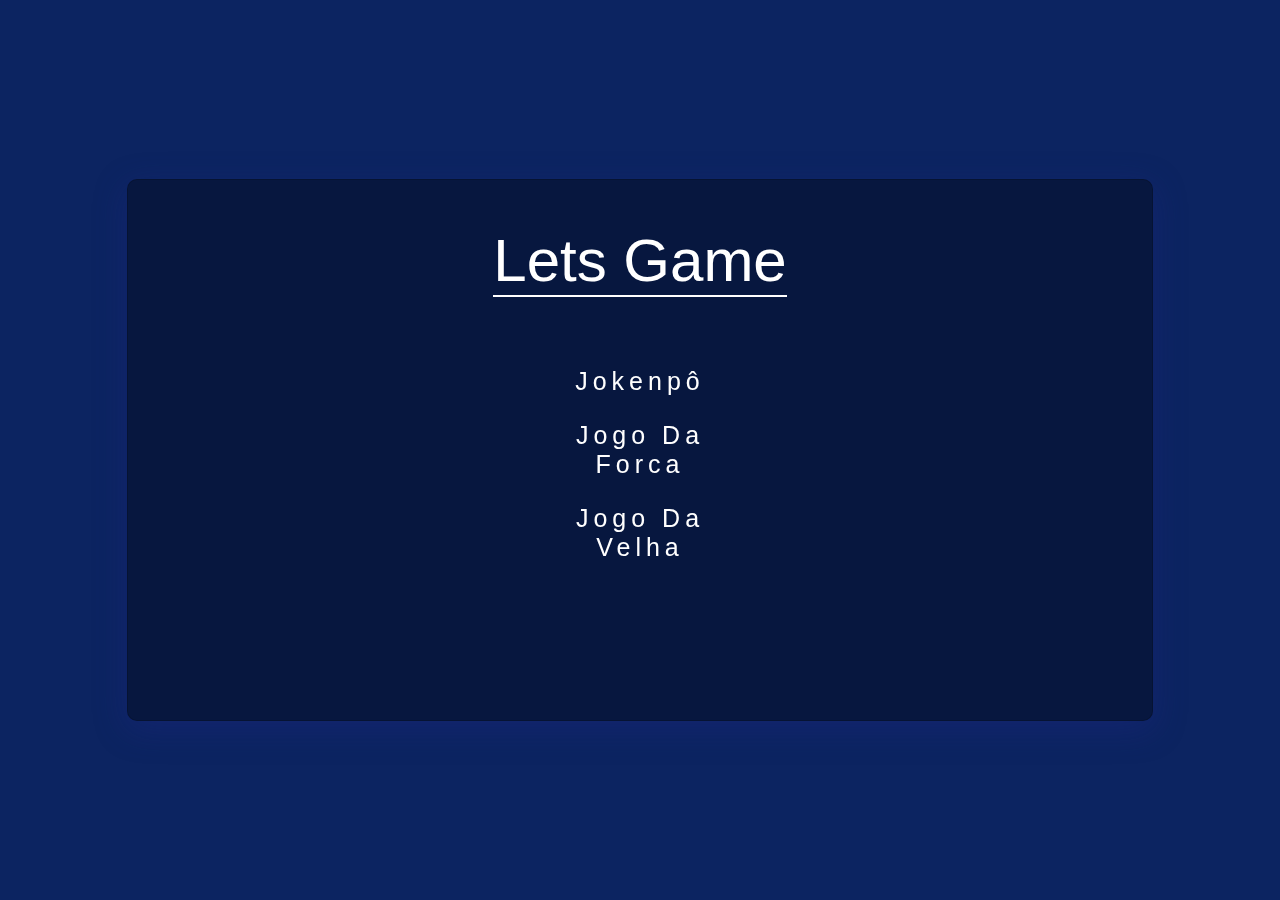
<file: index.html>
<!DOCTYPE html>
<html lang="en">
  <head>
    <meta charset="UTF-8" />
    <meta http-equiv="X-UA-Compatible" content="IE=edge" />
    <meta name="viewport" content="width=device-width, initial-scale=1.0" />
    <link rel="preconnect" href="https://fonts.googleapis.com" />
    <link rel="preconnect" href="https://fonts.gstatic.com" crossorigin />
    <link rel="preconnect" href="https://fonts.googleapis.com" />
    <link rel="preconnect" href="https://fonts.gstatic.com" crossorigin />
    <link
      href="https: //fonts.googleapis.com/css2? family= Blaka+Hollow & display=swap"
      rel="stylesheet"
    />
    <link
      href="https: //fonts.googleapis.com/css2? family= Poppins & display=swap"
      rel="stylesheet"
    />
    <link rel="stylesheet" href="./style.css" />
    <title>GAME</title>
  </head>
  <body>
    <div id="container">
      <div id="menu_jogos">
        <div id="header_jogos">
          
          <span id="logo"> Lets Game</span>
          <!-- <img src="./imagens/controle.png" id="controle" /> -->
        </div>
        <div id="body_jogos">
          <div class="menu">
            <a id="jokenpo" href="./Jokepo/index.html">Jokenpô</a>
            <a id="jokenpo" href="./jogoDaForca/index.html">Jogo Da Forca</a>
            <a id="jokenpo" href="./jogoDaVelha/index.html">Jogo da Velha </a>

          </div>
        </div>
      </div>
    </div>
  </body>
</html>
</file>
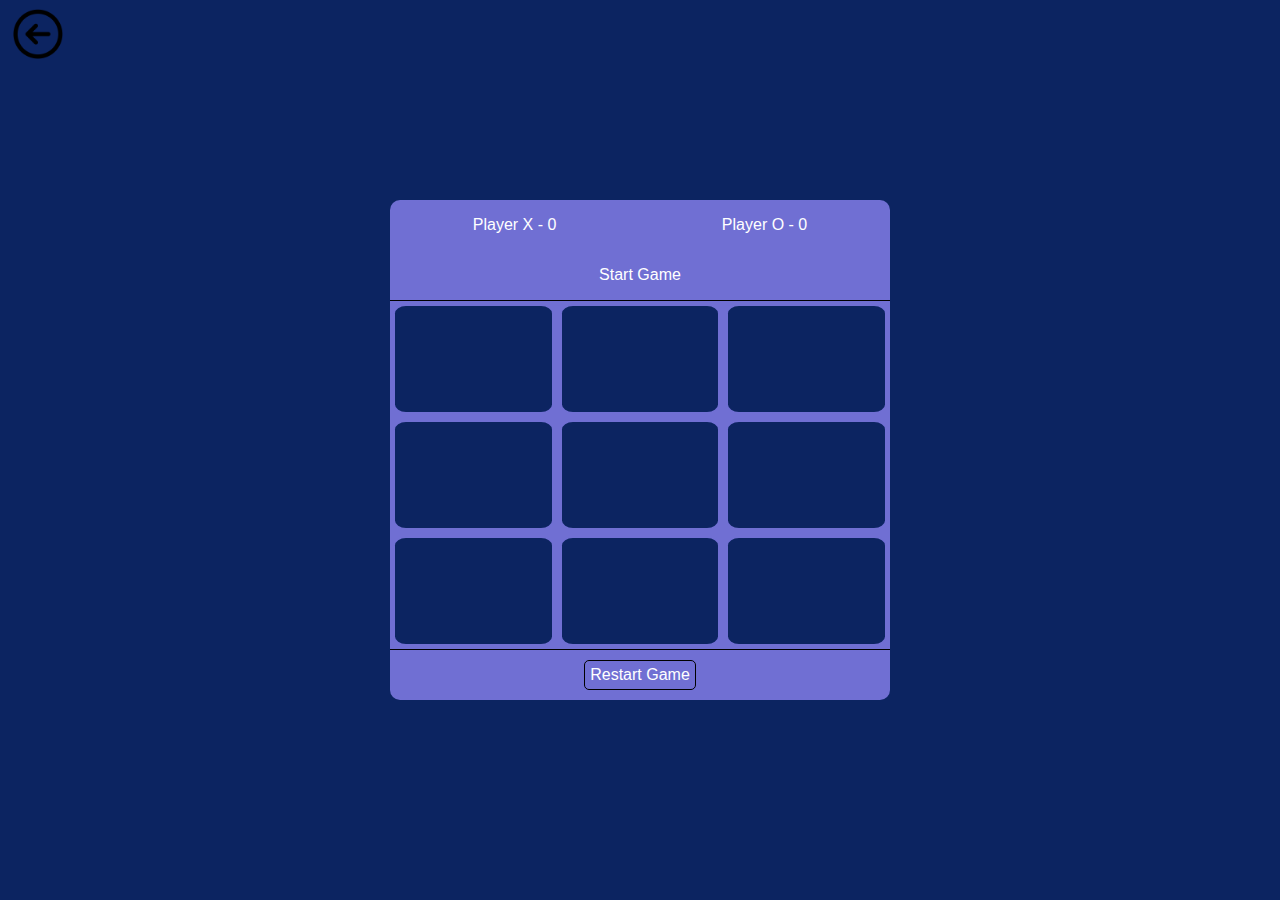
<file: jogoDaVelha/index.html>
<!DOCTYPE html>
<html>
<head>
	<title>Jogo da velha</title>
	<link rel="stylesheet" type="text/css" href="style.css">

	<style type="text/css">
	</style>
</head>
<body>
<div id="container">
	<span id="voltar"
	><a href="../index.html"><img src="../imagens/volte.png" alt="" /></a
  ></span>
	<div class="game">
		<div class="area display-area.">
			<div class="display players-wrapper">
				<div class="player">
					<label>Player X - </label>
					<span class="score">0</span>
				</div>
				<div class="player">
					<label>Player O - </label>
					<span class="score">0</span>
				</div>
			</div>
			<div class="display msg-wrapper">
				<div class="msg"> Start Game </div>
			</div>
		</div>


		<div class="area board-area"> 

			<div class=" board">
				<div class="row">
					<div class="col">
						<div class="piece">
							
						</div>
					</div>
					<div class="col">
						<div class="piece">
							
						</div>
					</div>
					<div class="col">
						<div class="piece">
							
						</div>
					</div>
				</div>
				<div class="row">
					<div class="col">
						<div class="piece">
							
						</div>
					</div>
					<div class="col">
						<div class="piece">
							
						</div>
					</div>
					<div class="col">
						<div class="piece">
							
						</div>
					</div>
				</div>
				<div class="row">
					<div class="col">
						<div class="piece">
							
						</div>
					</div>
					<div class="col">
						<div class="piece">
							
						</div>
					</div>
					<div class="col">
						<div class="piece">
							
						</div>
					</div>
				</div>
			</div>

		</div>
		


		<div class="area action-area">
			<div class="display wrapper btn-wrapper">
				<div class="btn btn-restat-game restart-btn">
					Restart Game
				</div>
			</div>
		</div>
	</div>
</div>
<script type="text/javascript" src="script.js"></script>
<script type="text/javascript">
	
	startGame();
		

</script>
</body>
</html>
</file>
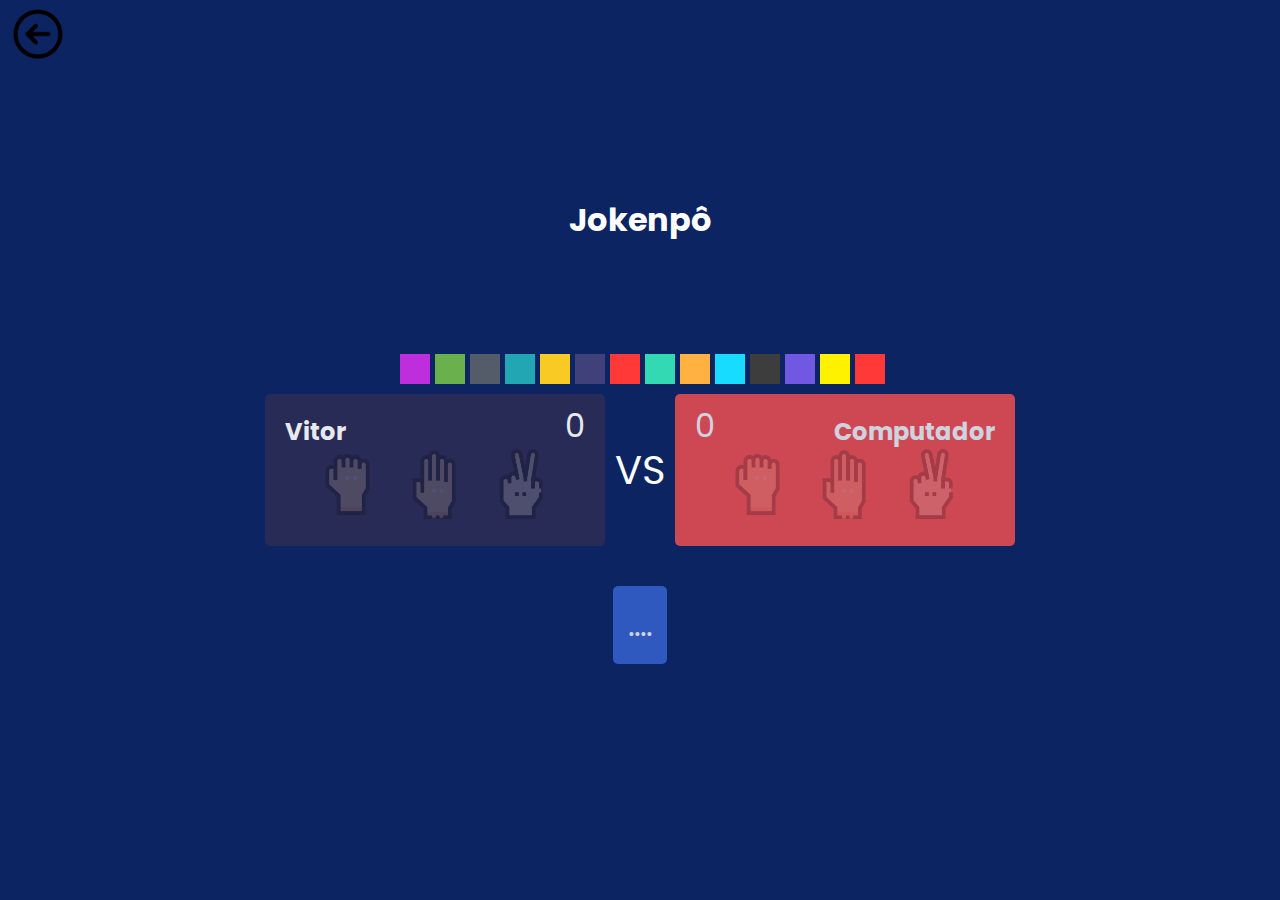
<file: Jokepo/index.html>
<!DOCTYPE html>
<html lang="en">
  <head>
    <!-- Vitor Regison -->
    <!-- Vitor Regison -->

    <meta charset="UTF-8" />
    <meta http-equiv="X-UA-Compatible" content="IE=edge" />
    <meta name="viewport" content="width=device-width, initial-scale=1.0" />
    <link rel="preconnect" href="https://fonts.googleapis.com" />
    <link rel="preconnect" href="https://fonts.gstatic.com" crossorigin />
    <link rel="preconnect" href="https://fonts.googleapis.com" />
    <link rel="preconnect" href="https://fonts.gstatic.com" crossorigin />
    <link
      href="https://fonts.googleapis.com/css2?family=Poppins&display=swap"
      rel="stylesheet"
    />
    <link rel="stylesheet" href="./style.css" />
    <title>Jokenpô</title>
  </head>
  <body>
    <div id="principal">
      <span id="voltar"
        ><a href="../index.html"><img src="../imagens/volte.png" alt="" /></a
      ></span>
      <h1 id="titulo">Jokenpô</h1>
      <div id="paleta">
        <div onclick="mudaCor('#be2edd')" class="caixa" id="pink"></div>
        <div onclick="mudaCor('#6ab04c')" class="caixa" id="green"></div>
        <div onclick="mudaCor('#535c68')" class="caixa" id="gray"></div>

        <div onclick="mudaCor('#22a6b3')" class="caixa" id="ice"></div>
        <div onclick="mudaCor('#f9ca24')" class="caixa" id="turbo"></div>
        <div onclick="mudaCor('#40407a')" class="caixa" id="roxo"></div>
        <div onclick="mudaCor('#ff5252')" class="caixa" id="red"></div>
        <div onclick="mudaCor('#33d9b2')" class="caixa" id="verdeCeleste"></div>
        <div onclick="mudaCor('#ffb142')" class="caixa" id="sorvete"></div>
        <div onclick="mudaCor('#18dcff')" class="caixa" id="azulNeon"></div>
        <div onclick="mudaCor('#3d3d3d')" class="caixa" id="baltico"></div>
        <div onclick="mudaCor('#7158e2')" class="caixa" id="lilas"></div>
        <div onclick="mudaCor('#fff200')" class="caixa" id="amarelo"></div>
        <div onclick="mudaCor('#ff3838')" class="caixa" id="red"></div>
      </div>
      <div id="placar">
        <div id="jogador">
          <h2 id="jogador_nome">Vitor</h2>
          <span id="jogador_pontos">0</span>

          <ul id="jogador_escolha">
            <li>
              <a id="jogador_escolha_1" onclick="jogar(1)"
                ><img class="icon" src="../imagens/pedral.png" alt="pedra"
              /></a>
            </li>
            <li>
              <a id="jogador_escolha_2" onclick="jogar(2)"
                ><img class="icon" src="../imagens/mao-aberta.png" alt="papel"
              /></a>
            </li>
            <li>
              <a id="jogador_escolha_3" onclick="jogar(3)"
                ><img class="icon" src="../imagens/tesoura.png" alt="tesoura"
              /></a>
            </li>
          </ul>
        </div>
        <div id="versus">VS</div>
        <div id="computador">
          <h2 id="computador_nome">Computador</h2>
          <span id="computador_pontos">0</span>

          <ul id="computador_escolha">
            <li>
              <a id="computador_escolha_1"
                ><img class="icon" src="../imagens/pedral.png" alt="pedra"
              /></a>
            </li>
            <li>
              <a id="computador_escolha_2"
                ><img class="icon" src="../imagens/mao-aberta.png" alt="papel"
              /></a>
            </li>
            <li>
              <a id="computador_escolha_3"
                ><img class="icon" src="../imagens/tesoura.png" alt="tesoura"
              /></a>
            </li>
          </ul>
        </div>
      </div>
      <div id="mensagens">....</div>
    </div>

    <script src="./script.js"></script>
  </body>
</html>
</file>
<file: style.css>
* {
  margin: 0;
  padding: 0;
  font-family: 'Poppins', sans-serif;
  text-decoration: none;
  color: #fff;
  transition: 0.4s;

}

#container {
  height: 100vh;
  background:#0c2461;
  display: flex;
  justify-content: center;
  align-items: center;

}
#menu_jogos {
  width: 80%;
  height: 60%;
  background: rgba(0, 00, 000, 0.35);
  box-shadow: 0 8px 32px 0 rgba(31, 38, 135, 0.37);
  backdrop-filter: blur(13.5px);
  -webkit-backdrop-filter: blur(13.5px);
  border-radius: 10px;
  border: 1px solid rgba(0, 0, 0, 0.18);

}
#header_jogos {
  /* background: url("./imagens/fundo_menu.png"); */
  background-size: 50%;
  width: 100%;
  height: 30%;
  display: flex;
  align-items: center;
  justify-content: center;

}

#logo {
  font-size: 60px;
  border-bottom: #fff solid 2px;
}
/* #controle {
} */
#body_jogos {
  width: 70%;
  height: 60%;
  margin: 0 auto;
  text-align: center;
  font-size: 50px;

}
#body_jogos span {
width: 100px;
  border-bottom: solid 1px #fff;
}


#jokenpo{

    text-align: center;
    color:#fff;
    text-transform: capitalize;
    font-size: 25px;
    letter-spacing: 5px;
}
#jokenpo:hover{

    color: cadetblue;
    cursor: pointer;
    
}
.menu {
  display:flex ;
  flex-direction: column;
  justify-content: space-around;
  align-items: center;
}
.menu a{
  width: 130px;
  margin-top: 25px;

}
</file>
<file: jogoDaVelha/style.css>
*{
    margin: 0;
    padding: 0;
    box-sizing: border-box;
    color:#fff;
    font-family: 'Poppins', sans-serif;

}
#container{
    min-height: 100vh;
    background: #0c2461;
    display: flex;
    justify-content: center;
    align-items: center;

}
.game{
    background-color: #706fd3;
    width: 500px;
    min-height: 500px;
    display: grid;
    grid-template-columns:auto;
    grid-template-rows:20% auto 10%;
    border-radius: 10px;
    overflow: hidden;
}

.display{
    display: flex;
    width: 100%;
    height: 50%;
    justify-content: space-around;
    align-items: center;
}

.players-wrapper, .msg-wrapper{
    --display: flex;
    --width: 100%;

}







.board-area{
    border-top: 1px solid black;
    border-bottom: 1px solid black;
}

.board{
    width: 100%;
    height: 100%;
    
}
.row{
    width: 100%;
    height: 33.333%;
    
    display: flex;
}
.col{
    padding: 5px;
    width: 33.333%;
    height: 100%;
    
}

.piece{
    width: 100%;
    height: 100%;
    background-color: #0c2461;
    cursor: pointer;
    display: flex;
    border-radius: 7%;
    justify-content: center;
    align-items: center;
    font-size: 5rem;
}
.piece:hover{
    border:1px solid #1e3799;
}

.btn-wrapper{
    height: 100%;
    
}
.btn{
    padding: 5px;
    border: 1px solid black;
    cursor: pointer;
    border-radius: 5px;
}
.btn:hover{
    background-color:#1e3799;
}#voltar a img{
    position: absolute;
    top: 1%;
    left: 1%;
    max-width: 50px;
  }
</file>
<file: Jokepo/style.css>
* {
  margin: 0;
  padding: 0;
  font-family: 'Poppins', sans-serif;
  color: #fff;
}
#principal {
  background: #0c2461;
  height: 100vh;
  display: flex;
  flex-direction: column;
  align-items: center;
  justify-content: center;
}
#titulo{
    margin-bottom: 100px;
    color: #fff;
}
#paleta{
    display: flex;
    justify-content: center;
    align-items: center;
    width: 99%;
    height: 50px;
}
.caixa{
    margin-left: 5px;

    width: 30px;
    height: 30px;
}
#pink{
    background-color:#be2edd ;
}
#green{
    background-color:#6ab04c ;
}
#gray{
    background-color:#535c68 ;
}
#ice{
  background-color: #22a6b3;
}
#turbo{
  background-color: #f9ca24;
}
#roxo{
  background-color: #40407a;
}
#red{
  background-color: #ff5252;
}
#verdeCeleste{
  background-color: #33d9b2;
}
#azulNeon{
  background-color: #18dcff;
}
#baltico{
  background-color: #3d3d3d;
}
#sorvete{
      background-color: rgb(255, 177, 66);
}
#lilas{
  background-color: #7158e2;
}
#amarelo{
  background-color: #fff200;
}
#red{
  background-color: #ff3838;
}
#placar {
  display: flex;
  align-items: center;
  justify-content: center;
}

#jogador,
#computador {
  position: relative;
  flex-grow: 1;
  border-radius: 5px;
  width: 300px;
  padding: 20px;
  color: #fff;
}
#jogador_nome,
#computador_nome {
  margin: 0;
  padding: 0;
}
#jogador_nome {
  text-align: left;
}
#computador_nome {
  text-align: right;
}

#jogador_pontos,
#computador_pontos {
  position: absolute;
  top: 8px;
  font-size: 32px;
}
#jogador_pontos {
  right: 20px;
}

#jogador {
  background-color: #2c2c54;
  opacity: 0.9;
}
#computador {
  background-color: #ff5252;
  opacity: 0.8;
}

#versus {
  text-align: center;
  font-size: 40px;
  width: 70px;
}

#jogador_escolha,
ul#computador_escolha {
  display: flex;
  align-items: center;
  justify-content: space-evenly;
  list-style: none;
  margin: 0;
  padding: 0;
}
#jogador_escolha li,
#computador_escolha li {
  display: inline;
}
#jogador_escolha li a,
#computador_escolha li a {
  opacity: 0.2;
}
#jogador_escolha li a:hover,
ul#jogador_escolha li a.selecionado,
ul#computador_escolha li a.selecionado {
  opacity: 1;
}

.icon {
  max-width: 50px;
}

#mensagens {
  background-color: #3867d6;
  opacity: 0.8;
  border-radius: 5px;
  font-size: 32px;
  margin: 40px 0;
  padding: 15px;
}

#voltar a img{
  position: absolute;
  top: 1%;
  left: 1%;
  max-width: 50px;
}
</file>
